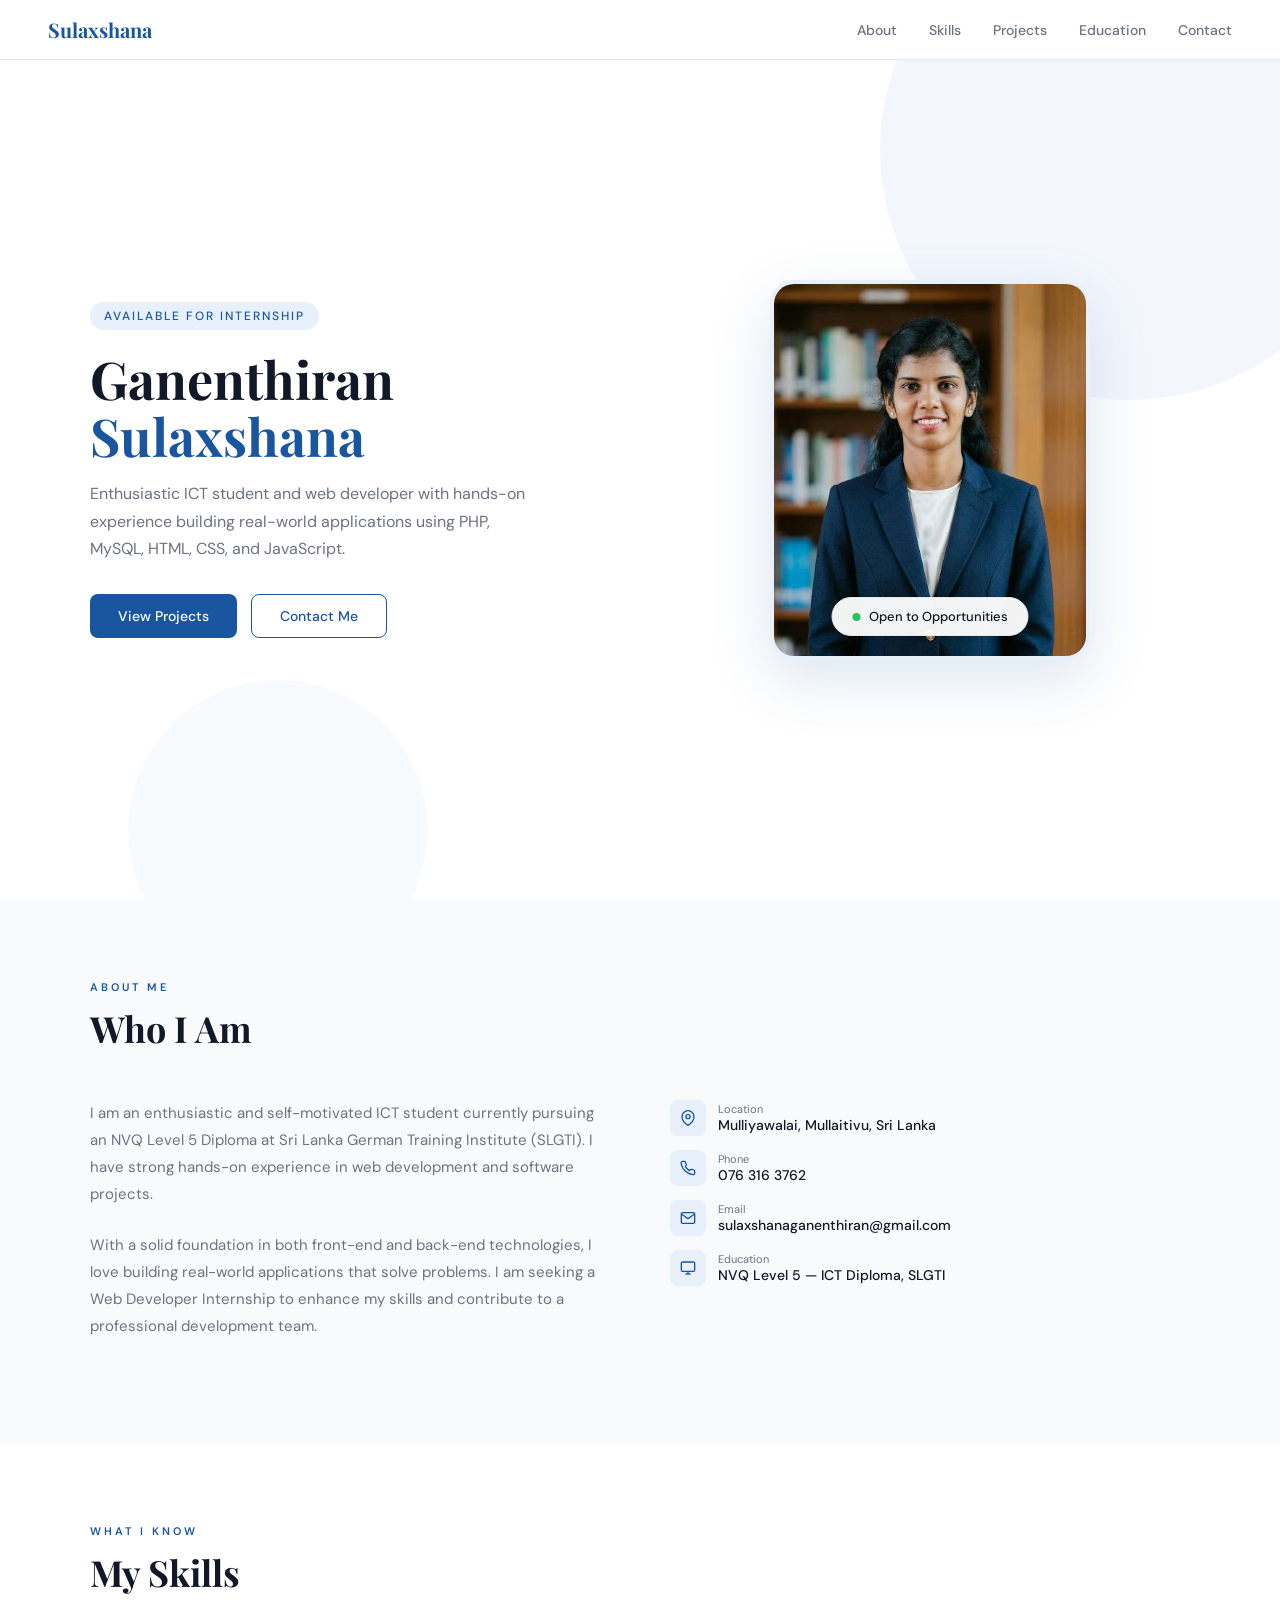
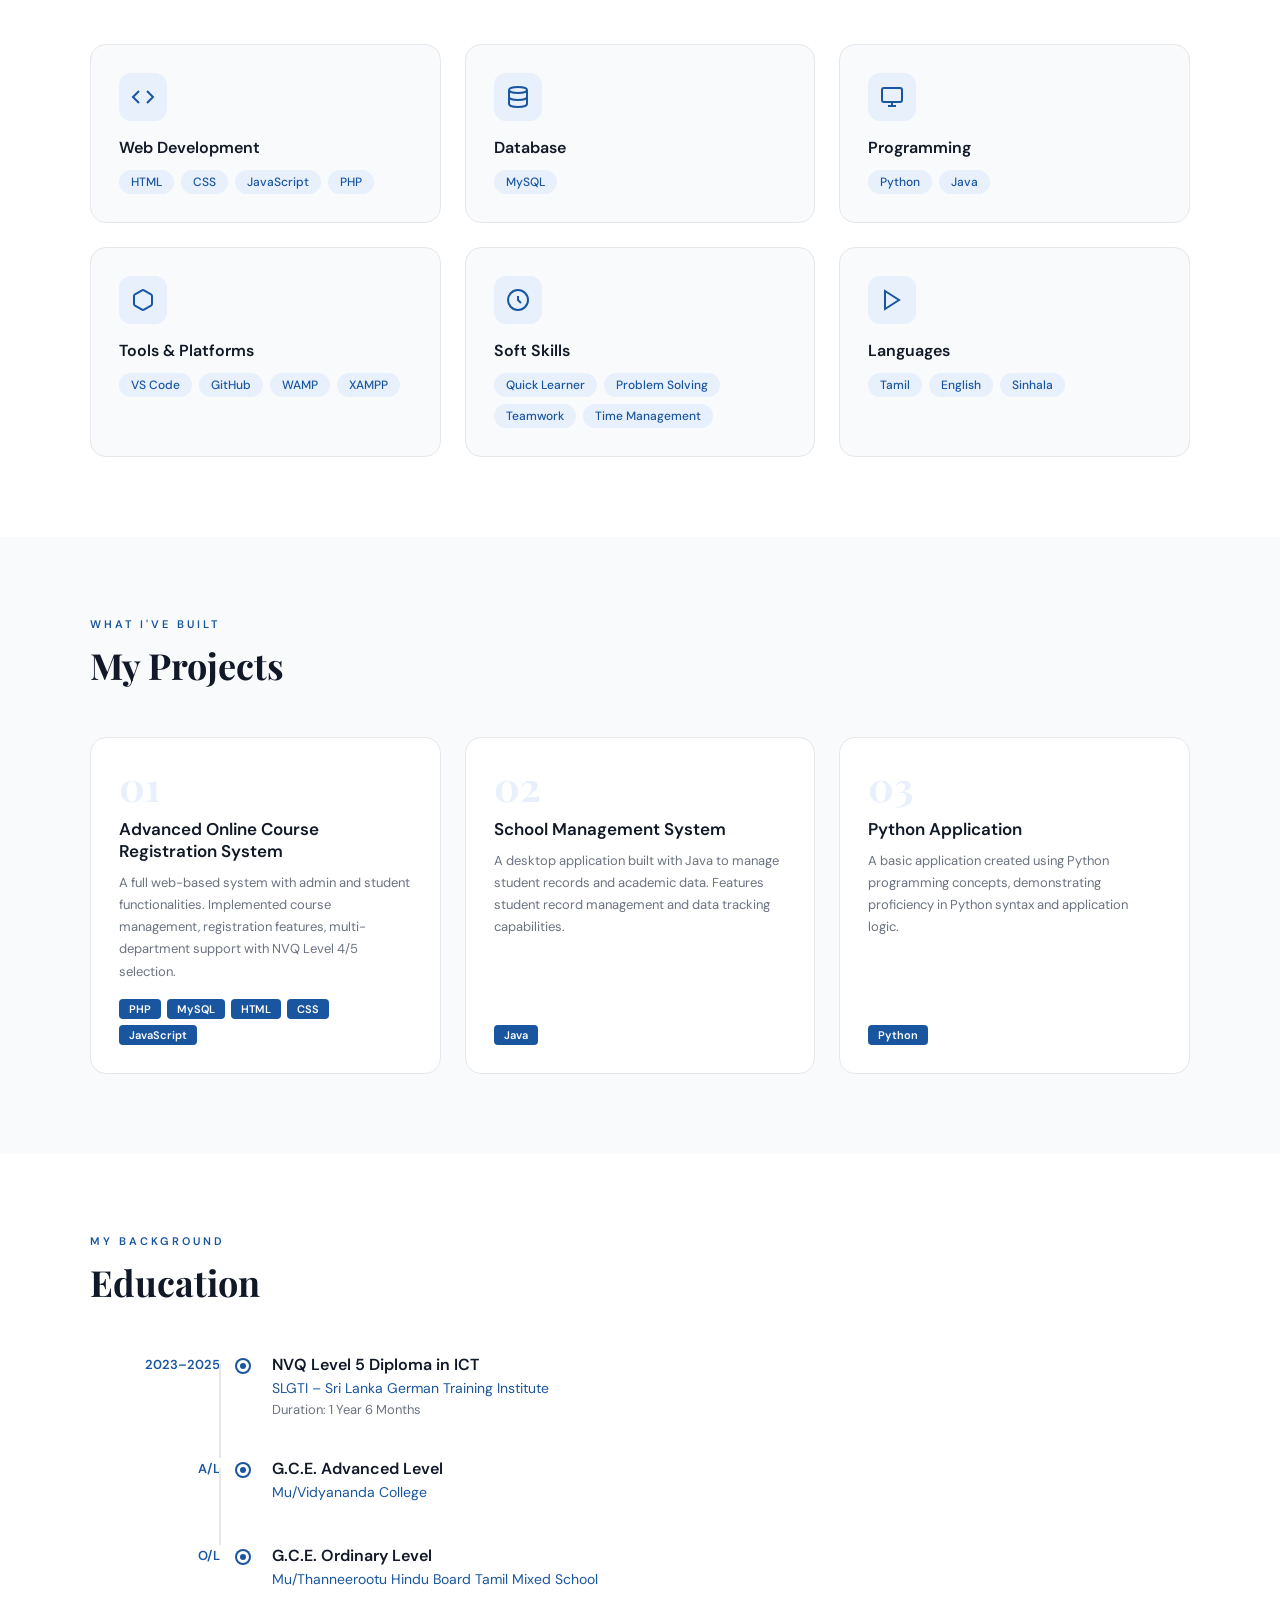
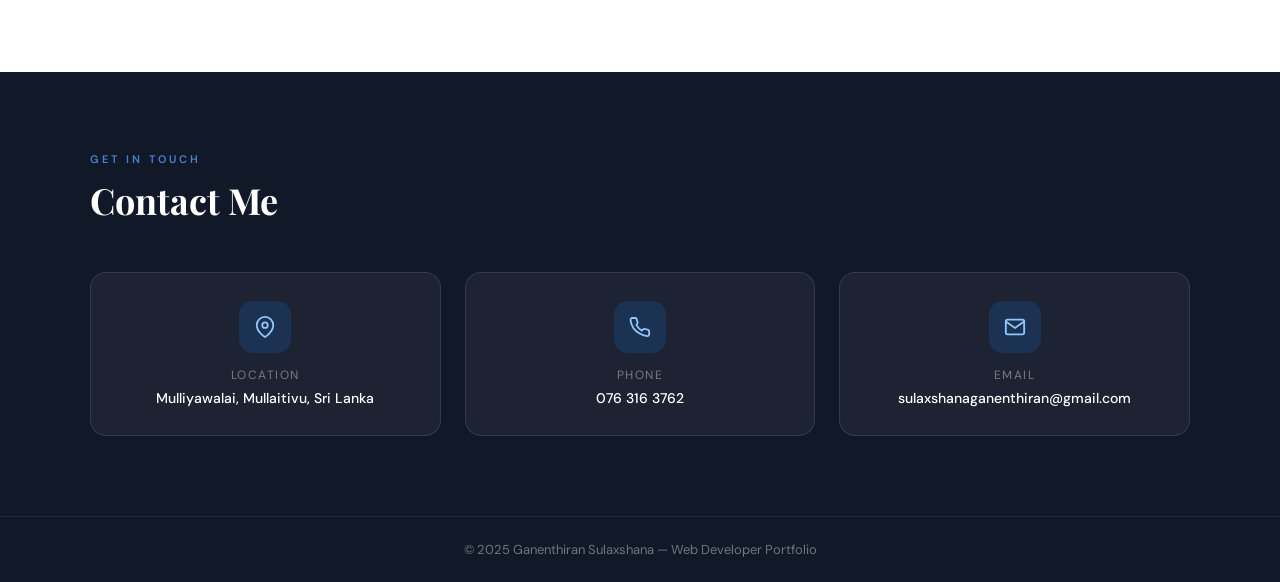
<file: index.html>
<!DOCTYPE html>
<html lang="en">
<head>
<meta charset="UTF-8">
<meta name="viewport" content="width=device-width, initial-scale=1.0">
<title>Sulaxshana — Web Developer Portfolio</title>
<link href="https://fonts.googleapis.com/css2?family=Playfair+Display:wght@400;700&family=DM+Sans:wght@300;400;500&display=swap" rel="stylesheet">
<link rel="stylesheet" href="assets/css/style.css">
</head>
<body>

<!-- NAV -->
<nav>
  <a href="#hero" class="nav-logo">Sulaxshana</a>
  <ul class="nav-links">
    <li><a href="#about">About</a></li>
    <li><a href="#skills">Skills</a></li>
    <li><a href="#projects">Projects</a></li>
    <li><a href="#education">Education</a></li>
    <li><a href="#contact">Contact</a></li>
  </ul>
</nav>

<!-- HERO -->
<section id="hero">
  <div class="hero-bg-circle c1"></div>
  <div class="hero-bg-circle c2"></div>
  <div class="hero-inner">
    <div class="hero-left">
      <div class="hero-tag">Available for Internship</div>
      <h1 class="hero-name">Ganenthiran<br><span>Sulaxshana</span></h1>
      <p class="hero-desc">Enthusiastic ICT student and web developer with hands-on experience building real-world applications using PHP, MySQL, HTML, CSS, and JavaScript.</p>
      <div class="hero-btns">
        <a href="#projects" class="btn-primary">View Projects</a>
        <a href="#contact" class="btn-outline">Contact Me</a>
      </div>
    </div>
    <div class="hero-photo-wrap">
      <div class="photo-frame">
        <img src="assets/images/profile.jpg" alt="Ganenthiran Sulaxshana" />
        <div class="photo-badge">
          <div class="badge-dot"></div>
          Open to Opportunities
        </div>
      </div>
    </div>
  </div>
</section>

<!-- ABOUT -->
<section id="about">
  <div class="section-inner">
    <div class="section-label">About Me</div>
    <div class="section-title">Who I Am</div>
    <div class="about-grid">
      <div>
        <p class="about-text">I am an enthusiastic and self-motivated ICT student currently pursuing an NVQ Level 5 Diploma at Sri Lanka German Training Institute (SLGTI). I have strong hands-on experience in web development and software projects.</p>
        <p class="about-text">With a solid foundation in both front-end and back-end technologies, I love building real-world applications that solve problems. I am seeking a Web Developer Internship to enhance my skills and contribute to a professional development team.</p>
      </div>
      <div>
        <div class="info-list">
          <div class="info-row">
            <div class="info-icon">
              <svg viewBox="0 0 24 24"><path d="M21 10c0 7-9 13-9 13s-9-6-9-13a9 9 0 0 1 18 0z"/><circle cx="12" cy="10" r="3"/></svg>
            </div>
            <div>
              <span class="info-label">Location</span>
              <span class="info-val">Mulliyawalai, Mullaitivu, Sri Lanka</span>
            </div>
          </div>
          <div class="info-row">
            <div class="info-icon">
              <svg viewBox="0 0 24 24"><path d="M22 16.92v3a2 2 0 0 1-2.18 2 19.79 19.79 0 0 1-8.63-3.07A19.5 19.5 0 0 1 4.69 13a19.79 19.79 0 0 1-3.07-8.67A2 2 0 0 1 3.6 2.18h3a2 2 0 0 1 2 1.72 12.84 12.84 0 0 0 .7 2.81 2 2 0 0 1-.45 2.11L8.09 9.91a16 16 0 0 0 6 6l1.27-1.27a2 2 0 0 1 2.11-.45 12.84 12.84 0 0 0 2.81.7A2 2 0 0 1 22 16.92z"/></svg>
            </div>
            <div>
              <span class="info-label">Phone</span>
              <span class="info-val">076 316 3762</span>
            </div>
          </div>
          <div class="info-row">
            <div class="info-icon">
              <svg viewBox="0 0 24 24"><path d="M4 4h16c1.1 0 2 .9 2 2v12c0 1.1-.9 2-2 2H4c-1.1 0-2-.9-2-2V6c0-1.1.9-2 2-2z"/><polyline points="22,6 12,13 2,6"/></svg>
            </div>
            <div>
              <span class="info-label">Email</span>
              <span class="info-val">sulaxshanaganenthiran@gmail.com</span>
            </div>
          </div>
          <div class="info-row">
            <div class="info-icon">
              <svg viewBox="0 0 24 24"><rect x="2" y="3" width="20" height="14" rx="2" ry="2"/><line x1="8" y1="21" x2="16" y2="21"/><line x1="12" y1="17" x2="12" y2="21"/></svg>
            </div>
            <div>
              <span class="info-label">Education</span>
              <span class="info-val">NVQ Level 5 — ICT Diploma, SLGTI</span>
            </div>
          </div>
        </div>
      </div>
    </div>
  </div>
</section>

<!-- SKILLS -->
<section id="skills">
  <div class="section-inner">
    <div class="section-label">What I Know</div>
    <div class="section-title">My Skills</div>
    <div class="skills-grid">
      <div class="skill-card">
        <div class="skill-card-icon">
          <svg viewBox="0 0 24 24"><polyline points="16 18 22 12 16 6"/><polyline points="8 6 2 12 8 18"/></svg>
        </div>
        <div class="skill-card-title">Web Development</div>
        <div class="skill-tags">
          <span class="skill-tag">HTML</span>
          <span class="skill-tag">CSS</span>
          <span class="skill-tag">JavaScript</span>
          <span class="skill-tag">PHP</span>
        </div>
      </div>
      <div class="skill-card">
        <div class="skill-card-icon">
          <svg viewBox="0 0 24 24"><ellipse cx="12" cy="5" rx="9" ry="3"/><path d="M21 12c0 1.66-4 3-9 3s-9-1.34-9-3"/><path d="M3 5v14c0 1.66 4 3 9 3s9-1.34 9-3V5"/></svg>
        </div>
        <div class="skill-card-title">Database</div>
        <div class="skill-tags">
          <span class="skill-tag">MySQL</span>
        </div>
      </div>
      <div class="skill-card">
        <div class="skill-card-icon">
          <svg viewBox="0 0 24 24"><rect x="2" y="3" width="20" height="14" rx="2"/><line x1="8" y1="21" x2="16" y2="21"/><line x1="12" y1="17" x2="12" y2="21"/></svg>
        </div>
        <div class="skill-card-title">Programming</div>
        <div class="skill-tags">
          <span class="skill-tag">Python</span>
          <span class="skill-tag">Java</span>
        </div>
      </div>
      <div class="skill-card">
        <div class="skill-card-icon">
          <svg viewBox="0 0 24 24"><path d="M21 16V8a2 2 0 0 0-1-1.73l-7-4a2 2 0 0 0-2 0l-7 4A2 2 0 0 0 3 8v8a2 2 0 0 0 1 1.73l7 4a2 2 0 0 0 2 0l7-4A2 2 0 0 0 21 16z"/></svg>
        </div>
        <div class="skill-card-title">Tools & Platforms</div>
        <div class="skill-tags">
          <span class="skill-tag">VS Code</span>
          <span class="skill-tag">GitHub</span>
          <span class="skill-tag">WAMP</span>
          <span class="skill-tag">XAMPP</span>
        </div>
      </div>
      <div class="skill-card">
        <div class="skill-card-icon">
          <svg viewBox="0 0 24 24"><circle cx="12" cy="12" r="10"/><path d="M12 8v4l3 3"/></svg>
        </div>
        <div class="skill-card-title">Soft Skills</div>
        <div class="skill-tags">
          <span class="skill-tag">Quick Learner</span>
          <span class="skill-tag">Problem Solving</span>
          <span class="skill-tag">Teamwork</span>
          <span class="skill-tag">Time Management</span>
        </div>
      </div>
      <div class="skill-card">
        <div class="skill-card-icon">
          <svg viewBox="0 0 24 24"><path d="M5 3l14 9-14 9V3z"/></svg>
        </div>
        <div class="skill-card-title">Languages</div>
        <div class="skill-tags">
          <span class="skill-tag">Tamil</span>
          <span class="skill-tag">English</span>
          <span class="skill-tag">Sinhala</span>
        </div>
      </div>
    </div>
  </div>
</section>

<!-- PROJECTS -->
<section id="projects">
  <div class="section-inner">
    <div class="section-label">What I've Built</div>
    <div class="section-title">My Projects</div>
    <div class="projects-grid">
      <div class="project-card">
        <div class="project-num">01</div>
        <div class="project-title">Advanced Online Course Registration System</div>
        <p class="project-desc">A full web-based system with admin and student functionalities. Implemented course management, registration features, multi-department support with NVQ Level 4/5 selection.</p>
        <div class="project-tech">
          <span class="tech-tag">PHP</span>
          <span class="tech-tag">MySQL</span>
          <span class="tech-tag">HTML</span>
          <span class="tech-tag">CSS</span>
          <span class="tech-tag">JavaScript</span>
        </div>
      </div>
      <div class="project-card">
        <div class="project-num">02</div>
        <div class="project-title">School Management System</div>
        <p class="project-desc">A desktop application built with Java to manage student records and academic data. Features student record management and data tracking capabilities.</p>
        <div class="project-tech">
          <span class="tech-tag">Java</span>
        </div>
      </div>
      <div class="project-card">
        <div class="project-num">03</div>
        <div class="project-title">Python Application</div>
        <p class="project-desc">A basic application created using Python programming concepts, demonstrating proficiency in Python syntax and application logic.</p>
        <div class="project-tech">
          <span class="tech-tag">Python</span>
        </div>
      </div>
    </div>
  </div>
</section>

<!-- EDUCATION -->
<section id="education">
  <div class="section-inner">
    <div class="section-label">My Background</div>
    <div class="section-title">Education</div>
    <div class="edu-timeline">
      <div class="edu-item">
        <div class="edu-year">2023–2025</div>
        <div class="edu-content">
          <div class="edu-degree">NVQ Level 5 Diploma in ICT</div>
          <div class="edu-school">SLGTI – Sri Lanka German Training Institute</div>
          <div class="edu-detail">Duration: 1 Year 6 Months</div>
        </div>
      </div>
      <div class="edu-item">
        <div class="edu-year">A/L</div>
        <div class="edu-content">
          <div class="edu-degree">G.C.E. Advanced Level</div>
          <div class="edu-school">Mu/Vidyananda College</div>
        </div>
      </div>
      <div class="edu-item">
        <div class="edu-year">O/L</div>
        <div class="edu-content">
          <div class="edu-degree">G.C.E. Ordinary Level</div>
          <div class="edu-school">Mu/Thanneerootu Hindu Board Tamil Mixed School</div>
        </div>
      </div>
    </div>
  </div>
</section>

<!-- CONTACT -->
<section id="contact">
  <div class="section-inner">
    <div class="section-label">Get In Touch</div>
    <div class="section-title">Contact Me</div>
    <div class="contact-grid">
      <div class="contact-card">
        <div class="contact-icon">
          <svg viewBox="0 0 24 24"><path d="M21 10c0 7-9 13-9 13s-9-6-9-13a9 9 0 0 1 18 0z"/><circle cx="12" cy="10" r="3"/></svg>
        </div>
        <div class="contact-type">Location</div>
        <div class="contact-val">Mulliyawalai, Mullaitivu, Sri Lanka</div>
      </div>
      <div class="contact-card">
        <div class="contact-icon">
          <svg viewBox="0 0 24 24"><path d="M22 16.92v3a2 2 0 0 1-2.18 2 19.79 19.79 0 0 1-8.63-3.07A19.5 19.5 0 0 1 4.69 13a19.79 19.79 0 0 1-3.07-8.67A2 2 0 0 1 3.6 2.18h3a2 2 0 0 1 2 1.72 12.84 12.84 0 0 0 .7 2.81 2 2 0 0 1-.45 2.11L8.09 9.91a16 16 0 0 0 6 6l1.27-1.27a2 2 0 0 1 2.11-.45 12.84 12.84 0 0 0 2.81.7A2 2 0 0 1 22 16.92z"/></svg>
        </div>
        <div class="contact-type">Phone</div>
        <div class="contact-val">076 316 3762</div>
      </div>
      <div class="contact-card">
        <div class="contact-icon">
          <svg viewBox="0 0 24 24"><path d="M4 4h16c1.1 0 2 .9 2 2v12c0 1.1-.9 2-2 2H4c-1.1 0-2-.9-2-2V6c0-1.1.9-2 2-2z"/><polyline points="22,6 12,13 2,6"/></svg>
        </div>
        <div class="contact-type">Email</div>
        <div class="contact-val">sulaxshanaganenthiran@gmail.com</div>
      </div>
    </div>
  </div>
</section>

<footer>
  <p>© 2025 Ganenthiran Sulaxshana — Web Developer Portfolio</p>
</footer>

<script src="assets/js/main.js"></script>
</body>
</html>
</file>
<file: assets/css/style.css>
*, *::before, *::after { margin: 0; padding: 0; box-sizing: border-box; }

:root {
  --blue: #1a56a0;
  --blue-light: #e8f0fb;
  --blue-mid: #4a7fd4;
  --dark: #111827;
  --gray: #6b7280;
  --light: #f9fafb;
  --white: #ffffff;
  --border: #e5e7eb;
}

html { scroll-behavior: smooth; }

body {
  font-family: 'DM Sans', sans-serif;
  background: var(--white);
  color: var(--dark);
  overflow-x: hidden;
}

/* NAV */
nav {
  position: fixed; top: 0; left: 0; right: 0; z-index: 100;
  background: rgba(255,255,255,0.95);
  backdrop-filter: blur(10px);
  border-bottom: 1px solid var(--border);
  padding: 0 48px;
  height: 60px;
  display: flex; align-items: center; justify-content: space-between;
}
.nav-logo {
  font-family: 'Playfair Display', serif;
  font-size: 20px; font-weight: 700; color: var(--blue);
  text-decoration: none;
}
.nav-links { display: flex; gap: 32px; list-style: none; }
.nav-links a {
  font-size: 14px; color: var(--gray); text-decoration: none;
  transition: color 0.2s; font-weight: 500;
}
.nav-links a:hover { color: var(--blue); }

/* HERO */
#hero {
  min-height: 100vh;
  display: flex; align-items: center;
  padding: 100px 48px 60px;
  background: var(--white);
  position: relative; overflow: hidden;
}
.hero-bg-circle {
  position: absolute; border-radius: 50%;
  background: var(--blue-light); opacity: 0.5;
}
.hero-bg-circle.c1 { width: 500px; height: 500px; top: -100px; right: -100px; }
.hero-bg-circle.c2 { width: 300px; height: 300px; bottom: -80px; left: 10%; opacity: 0.3; }

.hero-inner {
  max-width: 1100px; margin: 0 auto; width: 100%;
  display: grid; grid-template-columns: 1fr 1fr; gap: 60px; align-items: center;
  position: relative; z-index: 1;
}
.hero-tag {
  display: inline-block;
  background: var(--blue-light); color: var(--blue);
  font-size: 12px; font-weight: 500; letter-spacing: 2px;
  text-transform: uppercase; padding: 6px 14px; border-radius: 20px;
  margin-bottom: 20px;
}
.hero-name {
  font-family: 'Playfair Display', serif;
  font-size: 52px; line-height: 1.1; font-weight: 700;
  color: var(--dark); margin-bottom: 16px;
}
.hero-name span { color: var(--blue); }
.hero-desc {
  font-size: 16px; color: var(--gray); line-height: 1.7;
  margin-bottom: 32px; max-width: 440px;
}
.hero-btns { display: flex; gap: 14px; flex-wrap: wrap; }
.btn-primary {
  background: var(--blue); color: #fff;
  padding: 13px 28px; border-radius: 8px;
  font-size: 14px; font-weight: 500; text-decoration: none;
  transition: background 0.2s;
}
.btn-primary:hover { background: #154a8a; }
.btn-outline {
  border: 1.5px solid var(--blue); color: var(--blue);
  padding: 12px 28px; border-radius: 8px;
  font-size: 14px; font-weight: 500; text-decoration: none;
  transition: all 0.2s;
}
.btn-outline:hover { background: var(--blue-light); }

.hero-photo-wrap {
  display: flex; justify-content: center; align-items: center;
}
.photo-frame {
  width: 320px; height: 380px;
  border-radius: 24px; overflow: hidden;
  border: 4px solid var(--blue-light);
  box-shadow: 0 20px 60px rgba(26,86,160,0.15);
  position: relative;
}
.photo-frame img {
  width: 100%; height: 100%; object-fit: cover; object-position: center top;
}
.photo-badge {
  position: absolute; bottom: 20px; left: 50%; transform: translateX(-50%);
  background: rgba(255,255,255,0.95);
  border: 1px solid var(--border);
  padding: 10px 20px; border-radius: 40px;
  font-size: 13px; font-weight: 500; color: var(--dark);
  white-space: nowrap;
  display: flex; align-items: center; gap: 8px;
}
.badge-dot { width: 8px; height: 8px; background: #22c55e; border-radius: 50%; }

/* SECTIONS */
section { padding: 80px 48px; }
.section-inner { max-width: 1100px; margin: 0 auto; }
.section-label {
  font-size: 11px; letter-spacing: 3px; text-transform: uppercase;
  color: var(--blue); font-weight: 600; margin-bottom: 10px;
}
.section-title {
  font-family: 'Playfair Display', serif;
  font-size: 36px; font-weight: 700; color: var(--dark);
  margin-bottom: 48px;
}

/* ABOUT */
#about { background: var(--light); }
.about-grid { display: grid; grid-template-columns: 1fr 1fr; gap: 60px; align-items: start; }
.about-text { font-size: 15px; color: var(--gray); line-height: 1.8; margin-bottom: 24px; }
.info-list { display: flex; flex-direction: column; gap: 14px; }
.info-row { display: flex; align-items: center; gap: 12px; font-size: 14px; color: var(--dark); }
.info-icon {
  width: 36px; height: 36px; border-radius: 8px;
  background: var(--blue-light); display: flex; align-items: center; justify-content: center;
  flex-shrink: 0;
}
.info-icon svg { width: 16px; height: 16px; stroke: var(--blue); fill: none; stroke-width: 2; }
.info-label { font-size: 11px; color: var(--gray); display: block; }
.info-val { font-size: 14px; font-weight: 500; color: var(--dark); }

/* SKILLS */
#skills { background: var(--white); }
.skills-grid { display: grid; grid-template-columns: repeat(3, 1fr); gap: 24px; }
.skill-card {
  background: var(--light); border: 1px solid var(--border);
  border-radius: 16px; padding: 28px;
  transition: box-shadow 0.2s, transform 0.2s;
}
.skill-card:hover { box-shadow: 0 8px 30px rgba(26,86,160,0.12); transform: translateY(-3px); }
.skill-card-icon {
  width: 48px; height: 48px; border-radius: 12px;
  background: var(--blue-light); display: flex; align-items: center; justify-content: center;
  margin-bottom: 16px;
}
.skill-card-icon svg { width: 24px; height: 24px; stroke: var(--blue); fill: none; stroke-width: 2; }
.skill-card-title { font-size: 16px; font-weight: 600; color: var(--dark); margin-bottom: 12px; }
.skill-tags { display: flex; flex-wrap: wrap; gap: 7px; }
.skill-tag {
  padding: 4px 12px; border-radius: 20px;
  font-size: 12px; font-weight: 500;
  background: var(--blue-light); color: var(--blue);
}

/* PROJECTS */
#projects { background: var(--light); }
.projects-grid { display: grid; grid-template-columns: repeat(3, 1fr); gap: 24px; }
.project-card {
  background: var(--white); border: 1px solid var(--border);
  border-radius: 16px; padding: 28px;
  transition: box-shadow 0.2s, transform 0.2s;
  display: flex; flex-direction: column;
}
.project-card:hover { box-shadow: 0 8px 30px rgba(26,86,160,0.12); transform: translateY(-3px); }
.project-num {
  font-family: 'Playfair Display', serif;
  font-size: 40px; font-weight: 700; color: var(--blue-light);
  line-height: 1; margin-bottom: 12px;
}
.project-title { font-size: 17px; font-weight: 600; color: var(--dark); margin-bottom: 10px; line-height: 1.3; }
.project-desc { font-size: 13px; color: var(--gray); line-height: 1.7; flex: 1; margin-bottom: 16px; }
.project-tech { display: flex; flex-wrap: wrap; gap: 6px; }
.tech-tag {
  padding: 3px 10px; border-radius: 4px;
  font-size: 11px; font-weight: 600;
  background: var(--blue); color: #fff;
}

/* EDUCATION */
#education { background: var(--white); }
.edu-timeline { display: flex; flex-direction: column; gap: 0; max-width: 700px; }
.edu-item {
  display: grid; grid-template-columns: 130px 1fr;
  gap: 24px; padding-bottom: 40px; position: relative;
}
.edu-item:last-child { padding-bottom: 0; }
.edu-item::before {
  content: ''; position: absolute;
  left: 129px; top: 10px; bottom: 0;
  width: 2px; background: var(--border);
}
.edu-item:last-child::before { display: none; }
.edu-year { font-size: 13px; font-weight: 600; color: var(--blue); padding-top: 2px; text-align: right; }
.edu-content { position: relative; padding-left: 28px; }
.edu-content::before {
  content: ''; position: absolute; left: -7px; top: 6px;
  width: 12px; height: 12px; border-radius: 50%;
  background: var(--blue); border: 3px solid var(--white);
  box-shadow: 0 0 0 2px var(--blue);
}
.edu-degree { font-size: 16px; font-weight: 600; color: var(--dark); margin-bottom: 4px; }
.edu-school { font-size: 14px; color: var(--blue); margin-bottom: 4px; }
.edu-detail { font-size: 13px; color: var(--gray); }

/* CONTACT */
#contact { background: var(--dark); }
#contact .section-label { color: var(--blue-mid); }
#contact .section-title { color: var(--white); }
.contact-grid { display: grid; grid-template-columns: repeat(3, 1fr); gap: 24px; }
.contact-card {
  background: rgba(255,255,255,0.05); border: 1px solid rgba(255,255,255,0.1);
  border-radius: 16px; padding: 28px; text-align: center;
}
.contact-icon {
  width: 52px; height: 52px; border-radius: 14px;
  background: rgba(26,86,160,0.3); display: flex; align-items: center; justify-content: center;
  margin: 0 auto 14px;
}
.contact-icon svg { width: 22px; height: 22px; stroke: #93c5fd; fill: none; stroke-width: 2; }
.contact-type { font-size: 12px; color: rgba(255,255,255,0.4); text-transform: uppercase; letter-spacing: 1.5px; margin-bottom: 6px; }
.contact-val { font-size: 14px; color: var(--white); font-weight: 500; }

/* FOOTER */
footer {
  background: var(--dark); border-top: 1px solid rgba(255,255,255,0.08);
  padding: 24px 48px; text-align: center;
  font-size: 13px; color: rgba(255,255,255,0.4);
}

/* ANIMATIONS */
@keyframes fadeUp {
  from { opacity: 0; transform: translateY(30px); }
  to { opacity: 1; transform: translateY(0); }
}
.hero-left > * { animation: fadeUp 0.6s ease both; }
.hero-left > *:nth-child(1) { animation-delay: 0.1s; }
.hero-left > *:nth-child(2) { animation-delay: 0.2s; }
.hero-left > *:nth-child(3) { animation-delay: 0.3s; }
.hero-left > *:nth-child(4) { animation-delay: 0.4s; }
.hero-left > *:nth-child(5) { animation-delay: 0.5s; }
.hero-photo-wrap { animation: fadeUp 0.8s 0.3s ease both; }
</file>
